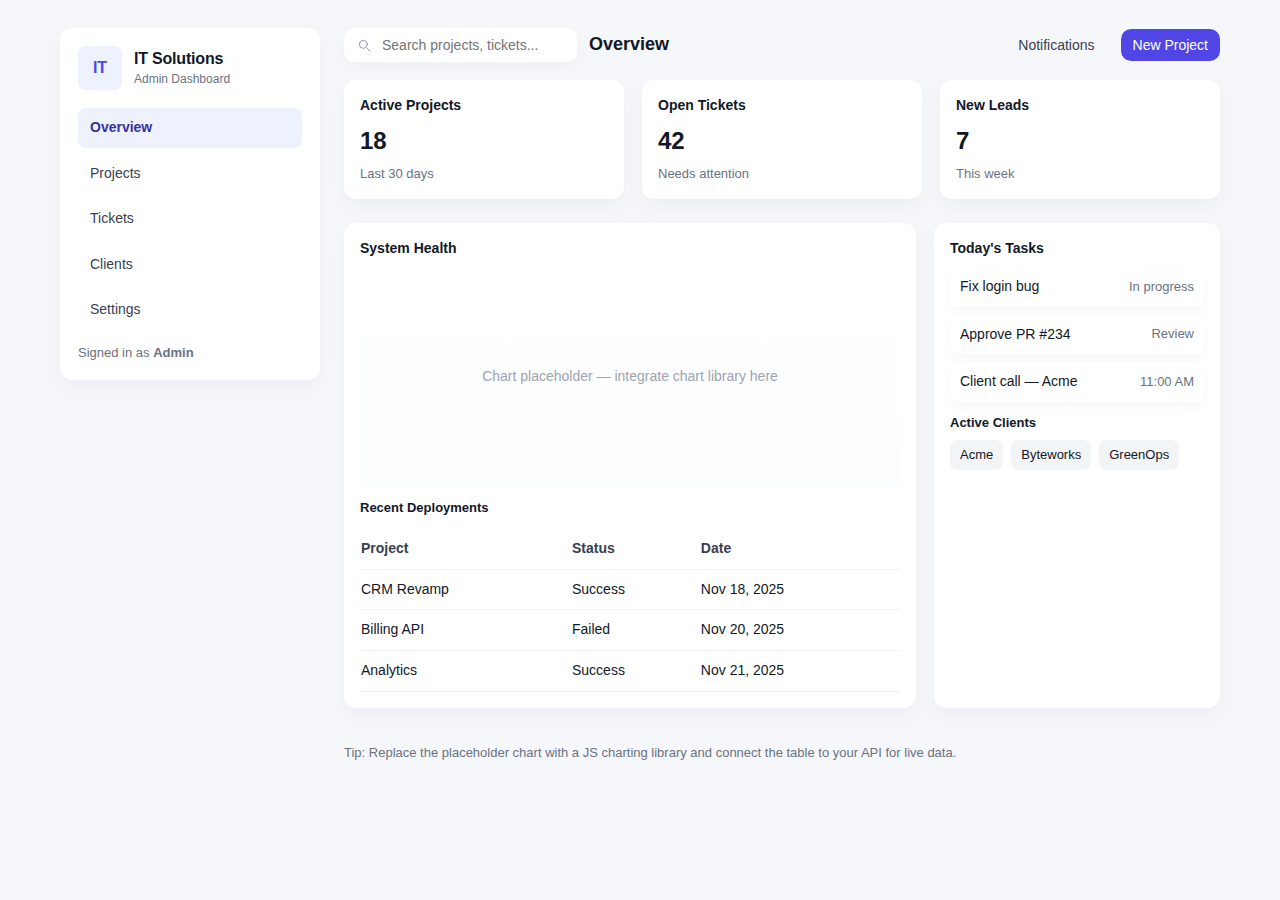
<file: dashboard.html>
<!doctype html>
<html lang="en">
<head>
  <meta charset="utf-8" />
  <meta name="viewport" content="width=device-width, initial-scale=1" />
  <title>IT Solutions Dashboard</title>
  <link rel="stylesheet" href="./dashboard.css" />
</head>
<body>
  <div class="container">
    <div class="app">

      <!-- SIDEBAR -->
      <aside class="sidebar" aria-label="Main navigation">
        <div class="brand">
          <div class="logo">IT</div>
          <div class="brand-text">
            <h1 class="brand-title">IT Solutions</h1>
            <div class="brand-sub">Admin Dashboard</div>
          </div>
        </div>

        <ul class="nav" role="navigation">
          <li><a class="nav-link active" href="#">Overview</a></li>
          <li><a class="nav-link" href="#">Projects</a></li>
          <li><a class="nav-link" href="#">Tickets</a></li>
          <li><a class="nav-link" href="#">Clients</a></li>
          <li><a class="nav-link" href="#">Settings</a></li>
        </ul>

        <div class="signed-in">Signed in as <strong>Admin</strong></div>
      </aside>

      <!-- MAIN COLUMN -->
      <main class="main-wrap">

        <header class="topbar">
          <div class="top-left">
            <div class="search" role="search">
              <svg class="search-icon" width="16" height="16" viewBox="0 0 24 24" fill="none" aria-hidden>
                <path d="M21 21l-4.35-4.35" stroke="#6b7280" stroke-width="1.5" stroke-linecap="round" stroke-linejoin="round"></path>
                <circle cx="11" cy="11" r="6" stroke="#6b7280" stroke-width="1.5" stroke-linecap="round" stroke-linejoin="round"></circle>
              </svg>
              <input class="search-input" type="search" placeholder="Search projects, tickets..." aria-label="Search" />
            </div>
            <div class="page-title">Overview</div>
          </div>

          <div class="actions">
            <button class="btn ghost" type="button">Notifications</button>
            <button class="btn primary" type="button">New Project</button>
          </div>
        </header>

        <!-- KPI CARDS -->
        <section class="grid">
          <div class="card">
            <h3 class="card-title">Active Projects</h3>
            <p class="stat">18</p>
            <p class="muted">Last 30 days</p>
          </div>

          <div class="card">
            <h3 class="card-title">Open Tickets</h3>
            <p class="stat">42</p>
            <p class="muted">Needs attention</p>
          </div>

          <div class="card">
            <h3 class="card-title">New Leads</h3>
            <p class="stat">7</p>
            <p class="muted">This week</p>
          </div>
        </section>

        <!-- Widgets -->
        <section class="widgets">
          <div class="card">
            <h3 class="card-title">System Health</h3>
            <div class="chart">Chart placeholder — integrate chart library here</div>

            <h3 class="card-title small">Recent Deployments</h3>
            <table class="simple-table" role="table">
              <thead>
                <tr>
                  <th scope="col">Project</th>
                  <th scope="col">Status</th>
                  <th scope="col">Date</th>
                </tr>
              </thead>
              <tbody>
                <tr>
                  <td>CRM Revamp</td>
                  <td>Success</td>
                  <td>Nov 18, 2025</td>
                </tr>
                <tr>
                  <td>Billing API</td>
                  <td>Failed</td>
                  <td>Nov 20, 2025</td>
                </tr>
                <tr>
                  <td>Analytics</td>
                  <td>Success</td>
                  <td>Nov 21, 2025</td>
                </tr>
              </tbody>
            </table>
          </div>

          <div class="card">
            <h3 class="card-title">Today's Tasks</h3>
            <div class="tasks">
              <div class="task">
                <div class="task-title">Fix login bug</div>
                <div class="task-meta">In progress</div>
              </div>
              <div class="task">
                <div class="task-title">Approve PR #234</div>
                <div class="task-meta">Review</div>
              </div>
              <div class="task">
                <div class="task-title">Client call — Acme</div>
                <div class="task-meta">11:00 AM</div>
              </div>
            </div>

            <div class="active-clients">
              <h3 class="card-title small">Active Clients</h3>
              <div class="clients-list">
                <span class="client-pill">Acme</span>
                <span class="client-pill">Byteworks</span>
                <span class="client-pill">GreenOps</span>
              </div>
            </div>
          </div>
        </section>

        <div class="footer-note">Tip: Replace the placeholder chart with a JS charting library and connect the table to your API for live data.</div>

      </main>
    </div>
  </div>
</body>
</html>
</file>
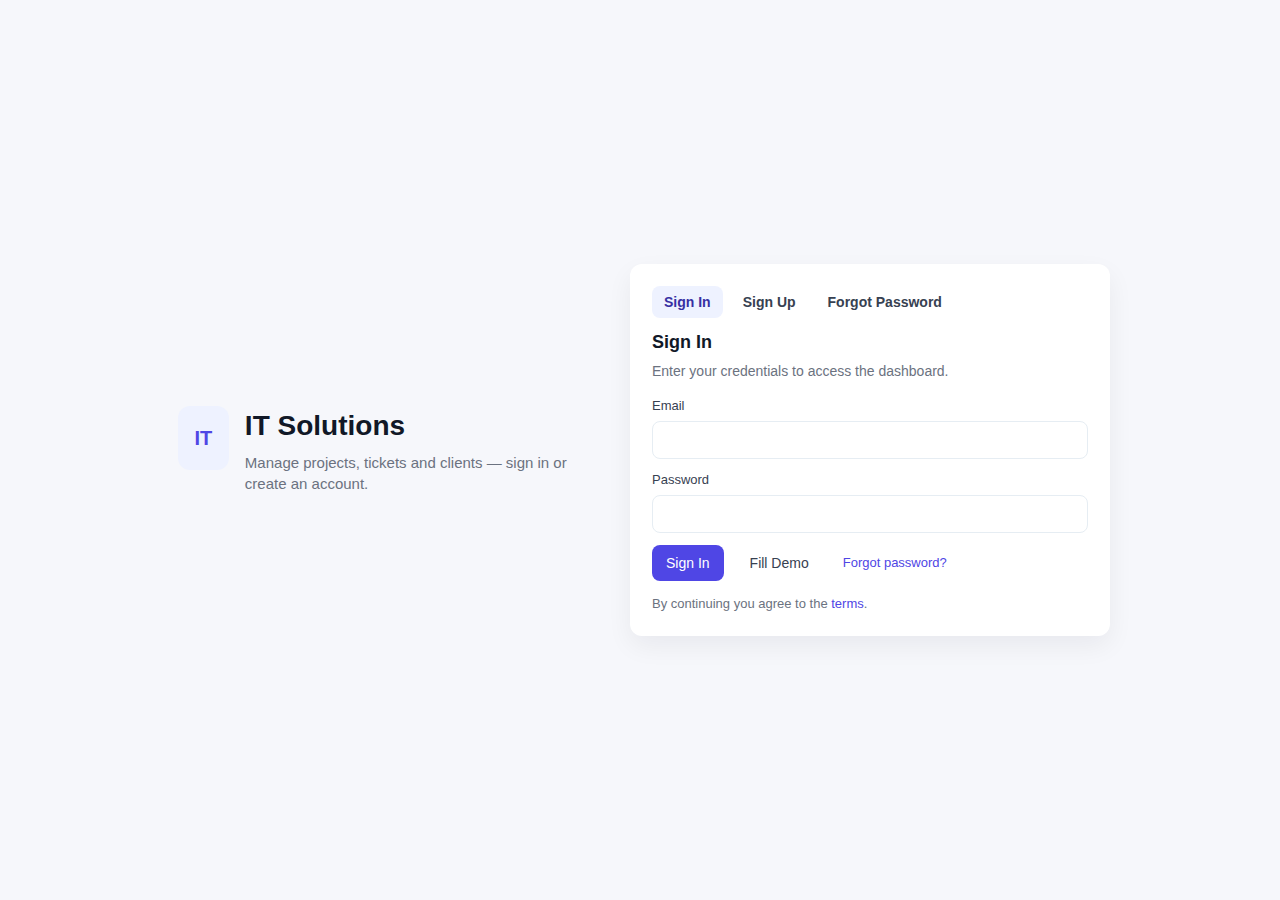
<file: login.html>
<!doctype html>
<html lang="en">
<head>
  <meta charset="utf-8" />
  <meta name="viewport" content="width=device-width, initial-scale=1" />
  <title>Auth — IT Solutions</title>
  <link rel="stylesheet" href="./login.css" />
</head>
<body>
  <div class="container">
    <main class="auth-shell" aria-labelledby="auth-heading">
      <header class="auth-brand">
        <div class="logo">IT</div>
        <div>
          <h1 id="auth-heading" class="brand-title">IT Solutions</h1>
          <p class="brand-lead">Manage projects, tickets and clients — sign in or create an account.</p>
        </div>
      </header>

      <section class="auth-card" role="region" aria-label="Authentication">
        <nav class="auth-tabs" role="tablist" aria-label="Authentication tabs">
          <button class="tab active" data-target="signin" role="tab" aria-selected="true">Sign In</button>
          <button class="tab" data-target="signup" role="tab" aria-selected="false">Sign Up</button>
          <button class="tab" data-target="forgot" role="tab" aria-selected="false">Forgot Password</button>
        </nav>

        <div id="errorBanner" class="error-banner" role="alert" aria-live="polite" hidden></div>

        <!-- Sign In -->
        <form id="signin" class="auth-form show" novalidate>
          <h2 class="form-title">Sign In</h2>
          <p class="form-desc">Enter your credentials to access the dashboard.</p>

          <div class="form-row">
            <label for="si-email">Email</label>
            <input id="si-email" type="email" autocomplete="email" required />
            <div class="field-error" id="si-email-err"></div>
          </div>

          <div class="form-row">
            <label for="si-pass">Password</label>
            <input id="si-pass" type="password" autocomplete="current-password" required />
            <div class="field-error" id="si-pass-err"></div>
          </div>

          <div class="form-actions">
            <button type="submit" class="btn primary">Sign In</button>
            <button type="button" class="btn ghost" data-demo="signin">Fill Demo</button>
            <a class="link right" href="#" data-switch="forgot">Forgot password?</a>
          </div>
        </form>

        <!-- Sign Up -->
        <form id="signup" class="auth-form" novalidate>
          <h2 class="form-title">Sign Up</h2>
          <p class="form-desc">Create a new account to get started.</p>

          <div class="form-row">
            <label for="su-email">Email</label>
            <input id="su-email" type="email" autocomplete="email" required />
            <div class="field-error" id="su-email-err"></div>
          </div>

          <div class="form-row">
            <label for="su-pass">Password</label>
            <input id="su-pass" type="password" autocomplete="new-password" required />
            <div class="field-error" id="su-pass-err"></div>
          </div>

          <div class="form-row">
            <label for="su-confirm">Confirm Password</label>
            <input id="su-confirm" type="password" autocomplete="new-password" required />
            <div class="field-error" id="su-confirm-err"></div>
          </div>

          <div class="form-actions">
            <button type="submit" class="btn primary">Sign Up</button>
            <button type="button" class="btn ghost" data-demo="signup">Fill Demo</button>
            <a class="link right" href="#" data-switch="signin">Already have an account?</a>
          </div>
        </form>

        <!-- Forgot -->
        <form id="forgot" class="auth-form" novalidate>
          <h2 class="form-title">Forgot Password</h2>
          <p class="form-desc">Enter your email and we'll send reset instructions.</p>

          <div class="form-row">
            <label for="fo-email">Email</label>
            <input id="fo-email" type="email" autocomplete="email" required />
            <div class="field-error" id="fo-email-err"></div>
          </div>

          <div class="form-actions">
            <button type="submit" class="btn primary">Send Reset Link</button>
            <button type="button" class="btn ghost" data-switch="signin">Back to Sign In</button>
          </div>
        </form>

        <div class="auth-footer">By continuing you agree to the <a class="link" href="#">terms</a>.</div>
      </section>
    </main>
  </div>

<script>
(function () {
  // Helpers
  function $(sel, ctx=document) { return ctx.querySelector(sel); }
  function $all(sel, ctx=document) { return Array.from(ctx.querySelectorAll(sel)); }

  // Elements
  const tabs = $all('.tab');
  const forms = $all('.auth-form');
  const errorBanner = $('#errorBanner');

  // Tab switching
  tabs.forEach(tab => {
    tab.addEventListener('click', () => {
      const target = tab.dataset.target;
      // update tab active state
      tabs.forEach(t => { t.classList.toggle('active', t === tab); t.setAttribute('aria-selected', t === tab ? 'true' : 'false'); });
      // show target form
      forms.forEach(f => {
        if (f.id === target) { f.classList.add('show'); f.removeAttribute('aria-hidden'); }
        else { f.classList.remove('show'); f.setAttribute('aria-hidden','true'); }
      });
      // hide banner
      hideBanner();
    });
  });

  // Click links that switch forms
  $all('[data-switch]').forEach(el => {
    el.addEventListener('click', (e) => {
      e.preventDefault();
      const target = el.dataset.switch;
      // find tab and click
      const tab = tabs.find(t => t.dataset.target === target);
      if (tab) tab.click();
    });
  });

  function showBanner(msg) {
    errorBanner.hidden = false;
    errorBanner.textContent = msg;
  }
  function hideBanner() {
    errorBanner.hidden = true;
    errorBanner.textContent = '';
  }

  // Basic validation utilities
  function validEmail(v) {
    return /^[^\s@]+@[^\s@]+\.[^\s@]+$/.test(v);
  }

  // Demo fill buttons
  $all('[data-demo]').forEach(btn => {
    btn.addEventListener('click', () => {
      const which = btn.dataset.demo;
      if (which === 'signin') {
        $('#si-email').value = 'admin@example.com';
        $('#si-pass').value = 'Password123';
      } else if (which === 'signup') {
        $('#su-email').value = 'newuser@example.com';
        $('#su-pass').value = 'Password123';
        $('#su-confirm').value = 'Password123';
      }
      hideBanner();
    });
  });

  // Form submit handlers
  // Signin
  $('#signin').addEventListener('submit', function (e) {
    e.preventDefault();
    hideBanner();
    $('#si-email-err').textContent = '';
    $('#si-pass-err').textContent = '';

    const email = $('#si-email').value.trim();
    const pass = $('#si-pass').value;

    let ok = true;
    if (!validEmail(email)) { $('#si-email-err').textContent = 'Enter a valid email.'; ok = false; }
    if (pass.length < 6) { $('#si-pass-err').textContent = 'Password must be at least 6 characters.'; ok = false; }

    // Always show simulated server error banner; redirect only when client-side valid
    showBanner('Server error: Unable to process sign in (simulated).');

    if (ok) {
      // If you want a delay to show banner before redirect, replace immediate redirect with setTimeout
      // Example: setTimeout(() => window.location.href = '404.html', 800);
      window.location.href = '404.html';
    }
  });

  // Signup
  $('#signup').addEventListener('submit', function (e) {
    e.preventDefault();
    hideBanner();
    $('#su-email-err').textContent = '';
    $('#su-pass-err').textContent = '';
    $('#su-confirm-err').textContent = '';

    const email = $('#su-email').value.trim();
    const pass = $('#su-pass').value;
    const conf = $('#su-confirm').value;

    let ok = true;
    if (!validEmail(email)) { $('#su-email-err').textContent = 'Enter a valid email.'; ok = false; }
    if (pass.length < 6) { $('#su-pass-err').textContent = 'Password must be at least 6 characters.'; ok = false; }
    if (conf !== pass) { $('#su-confirm-err').textContent = 'Passwords do not match.'; ok = false; }

    showBanner('Server error: Unable to create account (simulated).');

    if (ok) {
      window.location.href = '404.html';
    }
  });

  // Forgot
  $('#forgot').addEventListener('submit', function (e) {
    e.preventDefault();
    hideBanner();
    $('#fo-email-err').textContent = '';

    const email = $('#fo-email').value.trim();
    if (!validEmail(email)) {
      $('#fo-email-err').textContent = 'Enter a valid email.';
      return;
    }

    // Show simulated server error; do not redirect (per earlier flows), but you can redirect if needed
    showBanner('Server error: Unable to send reset link (simulated).');

    // If you want to redirect on valid, uncomment below:
    // window.location.href = '404.html';
  });

  // Initialize: ensure only Sign In visible
  tabs[0].click();
})();
</script>
</body>
</html>
</file>
<file: dashboard.css>
/* Basic reset */
html {
  box-sizing: border-box;
}

*,
*::before,
*::after {
  box-sizing: inherit;
}

body {
  margin: 0;
  font-family: -apple-system, BlinkMacSystemFont, "Segoe UI", Roboto, "Helvetica Neue", Arial, sans-serif;
  line-height: 1.4;
  background-color: #f6f7fb;
  color: #111827;
  -webkit-font-smoothing: antialiased;
  -moz-osx-font-smoothing: grayscale;
}

/* Container */
.container {
  max-width: 1200px;
  margin-left: auto;
  margin-right: auto;
  padding-left: 20px;
  padding-right: 20px;
}

/* App grid */
.app {
  display: grid;
  grid-template-columns: 260px 1fr;
  gap: 24px;
  min-height: 100vh;
  padding-top: 28px;
  padding-bottom: 40px;
  align-items: start;
}

/* Sidebar */
.sidebar {
  background-color: #ffffff;
  border-radius: 12px;
  padding: 18px;
  box-shadow: 0 8px 20px rgba(17,24,39,0.04);
  height: fit-content;
}

/* Brand */
.brand {
  display: flex;
  gap: 12px;
  align-items: center;
  margin-bottom: 18px;
}

.logo {
  width: 44px;
  height: 44px;
  border-radius: 8px;
  display: inline-flex;
  align-items: center;
  justify-content: center;
  background-color: #eef2ff;
  font-weight: 700;
  color: #4f46e5;
}

.brand-text {
  display: flex;
  flex-direction: column;
}

.brand-title {
  font-size: 16px;
  margin: 0;
  letter-spacing: -0.2px;
}

.brand-sub {
  font-size: 12px;
  color: #6b7280;
}

/* Nav */
.nav {
  list-style: none;
  padding-left: 0;
  margin-top: 6px;
  margin-bottom: 0;
}

.nav li {
  margin-bottom: 6px;
}

.nav-link {
  display: block;
  text-decoration: none;
  padding-top: 10px;
  padding-bottom: 10px;
  padding-left: 12px;
  padding-right: 12px;
  border-radius: 8px;
  color: #374151;
  font-size: 14px;
}

.nav-link:hover {
  background-color: #f3f4f6;
}

.nav-link.active {
  background-color: #eef2ff;
  color: #3730a3;
  font-weight: 600;
}

/* Signed in text */
.signed-in {
  margin-top: 14px;
  font-size: 13px;
  color: #6b7280;
}

/* Main wrap */
.main-wrap {
  display: flex;
  flex-direction: column;
  gap: 18px;
}

/* Topbar */
.topbar {
  display: flex;
  justify-content: space-between;
  align-items: center;
  gap: 12px;
}

.top-left {
  display: flex;
  gap: 12px;
  align-items: center;
}

/* Search */
.search {
  display: flex;
  align-items: center;
  gap: 8px;
  background-color: #fff;
  padding-left: 12px;
  padding-right: 12px;
  padding-top: 8px;
  padding-bottom: 8px;
  border-radius: 10px;
  box-shadow: 0 6px 18px rgba(17,24,39,0.03);
}

.search-input {
  border: 0;
  outline: none;
  font-size: 14px;
  background: transparent;
}

.search-icon {
  opacity: 0.7;
}

/* Page title in topbar */
.page-title {
  font-size: 18px;
  font-weight: 600;
}

/* Actions */
.actions {
  display: flex;
  align-items: center;
  gap: 14px;
}

/* Buttons */
.btn {
  display: inline-flex;
  align-items: center;
  justify-content: center;
  padding-left: 12px;
  padding-right: 12px;
  padding-top: 8px;
  padding-bottom: 8px;
  border-radius: 10px;
  border: 0;
  cursor: pointer;
  font-size: 14px;
}

.btn.primary {
  background-color: #4f46e5;
  color: #ffffff;
}

.btn.ghost {
  background-color: transparent;
  color: #374151;
}

/* Grid of cards */
.grid {
  display: grid;
  grid-template-columns: repeat(3, 1fr);
  gap: 18px;
  align-items: start;
}

/* Card */
.card {
  background-color: #ffffff;
  border-radius: 12px;
  padding: 16px;
  box-shadow: 0 8px 20px rgba(17,24,39,0.04);
}

.card-title {
  margin: 0 0 8px 0;
  font-size: 14px;
}

.card-title.small {
  margin-top: 12px;
  font-size: 13px;
}

/* Stats */
.stat {
  font-size: 24px;
  font-weight: 700;
  margin: 0;
}

.muted {
  margin: 8px 0 0 0;
  color: #6b7280;
  font-size: 13px;
}

/* Widgets layout */
.widgets {
  display: grid;
  grid-template-columns: 2fr 1fr;
  gap: 18px;
  margin-top: 6px;
}

.chart {
  height: 220px;
  border-radius: 10px;
  background-image: linear-gradient(180deg, #ffffff, #fbfdff);
  display: flex;
  align-items: center;
  justify-content: center;
  color: #9ca3af;
  font-size: 14px;
}

/* Tasks */
.tasks {
  display: flex;
  flex-direction: column;
  gap: 8px;
}

.task {
  display: flex;
  align-items: center;
  justify-content: space-between;
  background-color: #ffffff;
  padding: 10px;
  border-radius: 8px;
  box-shadow: 0 6px 14px rgba(17,24,39,0.03);
}

.task-title {
  font-size: 14px;
}

.task-meta {
  font-size: 13px;
  color: #6b7280;
}

/* Table */
.simple-table {
  width: 100%;
  border-collapse: collapse;
  font-size: 14px;
  margin-top: 12px;
}

.simple-table th,
.simple-table td {
  text-align: left;
  padding-top: 10px;
  padding-bottom: 10px;
  border-bottom: 1px solid #eef2f7;
}

.simple-table th {
  font-weight: 600;
  color: #374151;
}

/* Active clients */
.active-clients {
  margin-top: 12px;
}

.clients-list {
  display: flex;
  gap: 8px;
  flex-wrap: wrap;
  margin-top: 8px;
}

.client-pill {
  background: #f3f4f6;
  padding: 6px 10px;
  border-radius: 8px;
  font-size: 13px;
}

/* Footer note */
.footer-note {
  margin-top: 18px;
  font-size: 13px;
  color: #6b7280;
}

/* Responsive behaviour at 768px and below */
@media (max-width: 768px) {
  .app {
    grid-template-columns: 1fr;
    gap: 12px;
  }

  .sidebar {
    display: flex;
    justify-content: space-between;
    align-items: center;
    padding-left: 14px;
    padding-right: 14px;
  }

  .nav {
    display: none;
  }

  .topbar {
    flex-direction: column;
    align-items: stretch;
    gap: 12px;
  }

  .grid {
    grid-template-columns: 1fr;
  }

  .widgets {
    grid-template-columns: 1fr;
  }

  .chart {
    height: 180px;
  }
}
</file>
<file: login.css>
/* base reset */
html {
  box-sizing: border-box;
}

*,
*::before,
*::after {
  box-sizing: inherit;
}

body {
  margin: 0;
  font-family: -apple-system, BlinkMacSystemFont, "Segoe UI", Roboto, "Helvetica Neue", Arial, sans-serif;
  background-color: #f6f7fb;
  color: #111827;
  -webkit-font-smoothing: antialiased;
  -moz-osx-font-smoothing: grayscale;
  line-height: 1.4;
}

/* container */
.container {
  max-width: 980px;
  margin-left: auto;
  margin-right: auto;
  padding-left: 20px;
  padding-right: 20px;
}

/* auth shell layout */
.auth-shell {
  min-height: 100vh;
  display: grid;
  grid-template-columns: 1fr 480px;
  gap: 28px;
  align-items: center;
  padding-top: 48px;
  padding-bottom: 48px;
}

/* brand */
.auth-brand {
  display: flex;
  gap: 16px;
  align-items: flex-start;
  padding-left: 8px;
}

.logo {
  width: 64px;
  height: 64px;
  border-radius: 12px;
  background-color: #eef2ff;
  color: #4f46e5;
  display: inline-flex;
  align-items: center;
  justify-content: center;
  font-weight: 700;
  font-size: 20px;
}

.brand-title {
  margin: 0;
  font-size: 28px;
  font-weight: 700;
}

.brand-lead {
  margin: 6px 0 0 0;
  color: #6b7280;
  font-size: 15px;
}

/* card */
.auth-card {
  background: #fff;
  border-radius: 12px;
  padding: 22px;
  box-shadow: 0 10px 26px rgba(17,24,39,0.06);
}

/* tabs */
.auth-tabs {
  display: flex;
  gap: 8px;
  margin-bottom: 12px;
}

.tab {
  background: transparent;
  border: 0;
  padding: 8px 12px;
  border-radius: 8px;
  cursor: pointer;
  font-weight: 600;
  color: #374151;
  font-size: 14px;
}

.tab:hover {
  background: #f3f4f6;
}

.tab.active {
  background: #eef2ff;
  color: #3730a3;
}

/* banner */
.error-banner {
  background-color: #fff5f5;
  border: 1px solid #fecaca;
  color: #b91c1c;
  padding: 10px;
  border-radius: 8px;
  margin-bottom: 12px;
  font-size: 14px;
}

/* forms */
.auth-form {
  display: none;
}

.auth-form.show {
  display: block;
}

.form-title {
  margin: 0 0 6px 0;
  font-size: 18px;
  font-weight: 700;
}

.form-desc {
  margin: 0 0 16px 0;
  color: #6b7280;
  font-size: 14px;
}

.form-row {
  margin-bottom: 12px;
}

label {
  display: block;
  font-size: 13px;
  margin-bottom: 6px;
  color: #374151;
}

input[type="email"],
input[type="password"],
input[type="text"] {
  width: 100%;
  padding-top: 10px;
  padding-bottom: 10px;
  padding-left: 12px;
  padding-right: 12px;
  border-radius: 8px;
  border: 1px solid #e6edf3;
  font-size: 14px;
  outline: none;
  background: #fff;
}

input:focus {
  border-color: #c7d2fe;
  box-shadow: 0 4px 12px rgba(99,102,241,0.08);
}

/* actions */
.form-actions {
  display: flex;
  align-items: center;
  gap: 12px;
  margin-top: 10px;
  justify-content: flex-start;
}

.btn {
  padding-top: 10px;
  padding-bottom: 10px;
  padding-left: 14px;
  padding-right: 14px;
  border-radius: 8px;
  border: 0;
  cursor: pointer;
  font-size: 14px;
}

.btn.primary {
  background-color: #4f46e5;
  color: #fff;
}

.btn.ghost {
  background: transparent;
  color: #374151;
}

/* small link and right aligned link */
.link {
  color: #4f46e5;
  text-decoration: none;
  font-size: 13px;
}

.right {
  margin-left: 8px;
  font-size: 13px;
}

/* field error */
.field-error {
  color: #b91c1c;
  font-size: 13px;
  margin-top: 6px;
}

/* footer */
.auth-footer {
  margin-top: 14px;
  font-size: 13px;
  color: #6b7280;
}

/* responsive rules for 768px and below */
@media (max-width: 768px) {
  .auth-shell {
    grid-template-columns: 1fr;
    padding-top: 28px;
    padding-bottom: 28px;
    gap: 18px;
  }

  .auth-brand {
    align-items: center;
    text-align: center;
    justify-content: center;
  }

  .auth-card {
    padding: 18px;
  }

  .auth-tabs {
    justify-content: space-between;
  }

  .form-actions {
    flex-direction: column;
    align-items: stretch;
  }

  .right {
    margin-left: 0;
    margin-top: 8px;
    text-align: right;
  }
}
</file>
